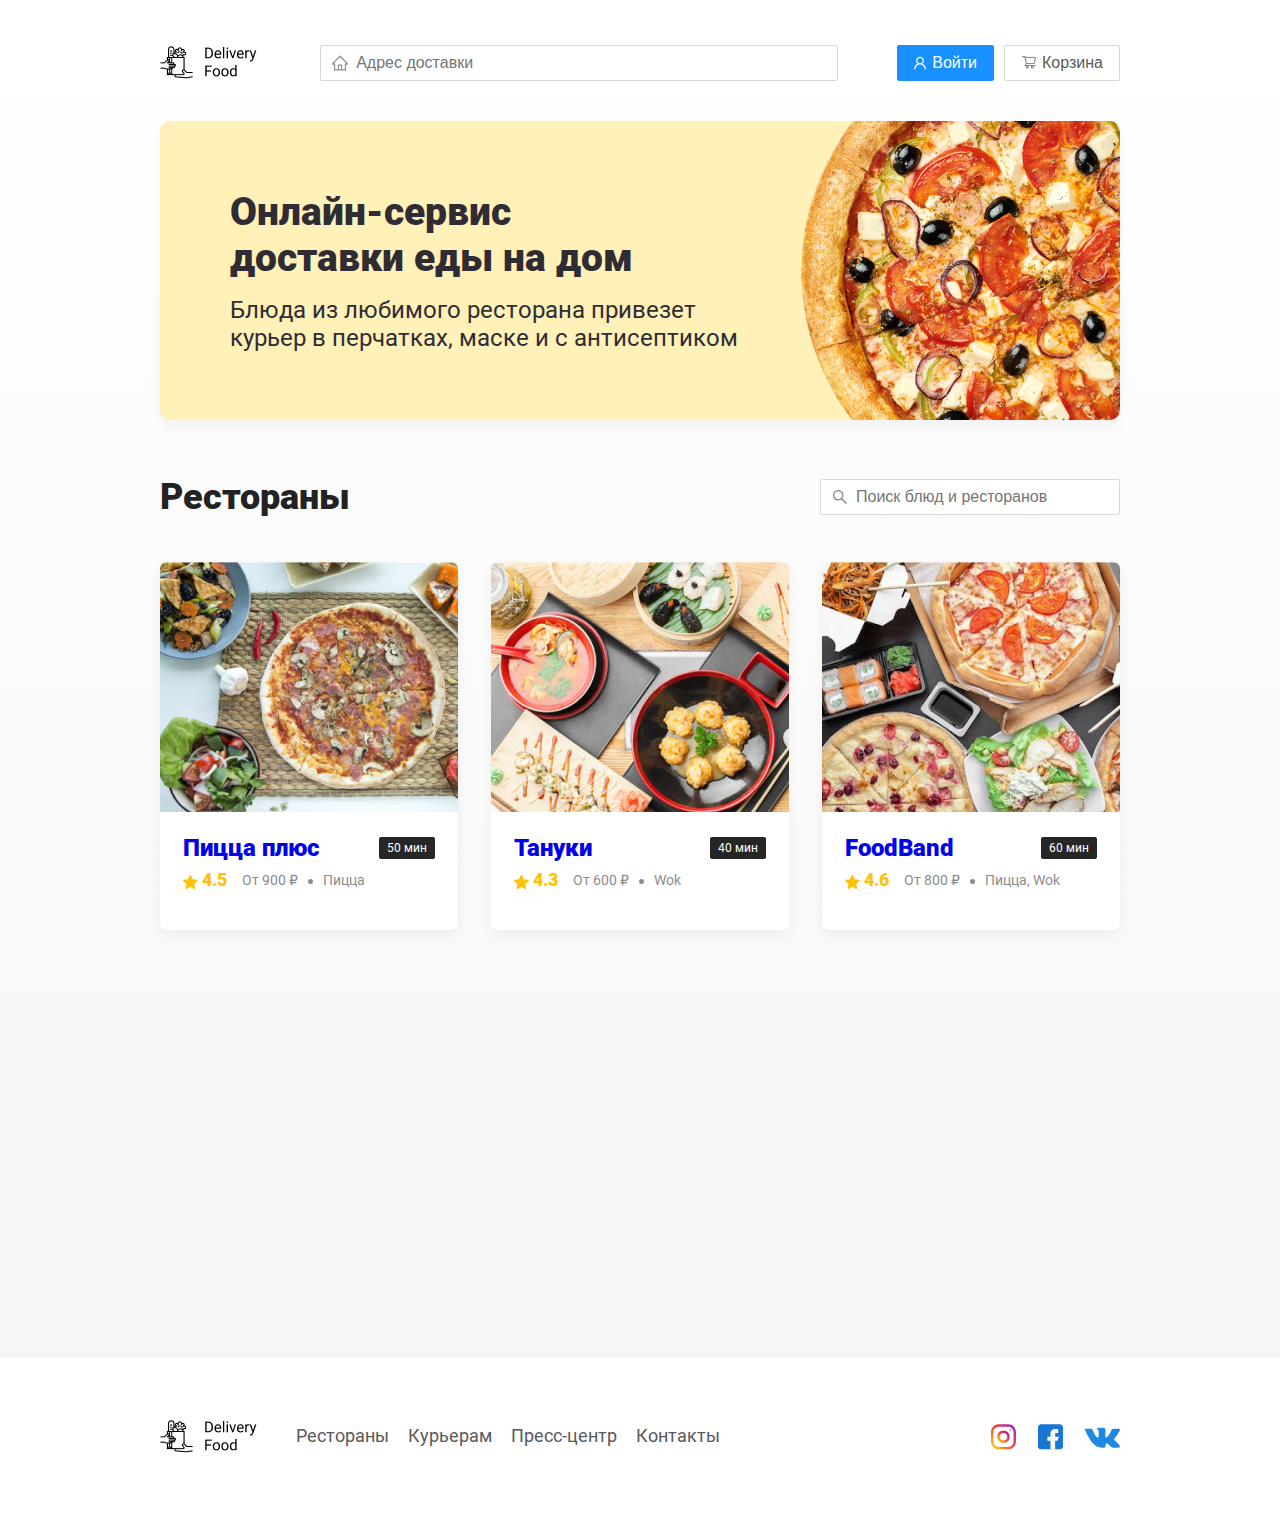
<file: index.html>
<!DOCTYPE html>
<html lang="en">

<head>
    <meta charset="UTF-8">
    <meta name="viewport" content="width=device-width, initial-scale=1.0">
    <title>Delivery Food - доставка еды на дом</title>

    <link rel="stylesheet" href="css/reset.min.css">
    <link rel="stylesheet" href="css/animate.css">
    <link rel="stylesheet" href="css/style.css">
</head>

<body>
    <div class="container">
        <header class="header">
            <a href="index.html" class="logo"><img src="img/logo.png" alt="logo"></a>
            <input type="text" class="input address-input" placeholder="Адрес доставки">
            <div class="buttons">
                <button class="button button-primary">
                    <img src="img/user.svg" alt="user" class="button-icon">
                    <span class="button-text">Войти</span>
                </button>
                <button class="button">
                    <img src="img/cart.svg" alt="cart" class="button-icon">
                    <span class="button-text" id="card-button">Корзина</span>
                </button>
            </div>
        </header>

        <section class="promo">
            <h1 class="promo-title">Онлайн-сервис <br> доставки еды на дом</h1>
            <p class="promo-text">Блюда из любимого ресторана привезет курьер в перчатках, маске и с антисептиком</p>
        </section>

        <section class="restaurants">
            <div class="section-heading">
                <h2 class="section-title">Рестораны</h2>
                <input type="text" class="input input-search" placeholder="Поиск блюд и ресторанов">
            </div>

            <div class="cards">
                <a href="restaurant.html" class="card wow fadeInUp" data-wow-delay="0.2s">
                    <img src="img/card-img1.jpg" alt="card-img" class="card-img">
                    <div class="card-text">
                        <div class="card-heading">
                            <h3 class="card-title">Пицца плюс</h3>
                            <span class="card-tag tag">50 мин</span>
                        </div>
                        <div class="card-info">
                            <div class="rating">
                                <img src="img/rating.svg" alt="rating" class="rating-star">
                                4.5
                            </div>
                            <div class="price">От 900 ₽</div>
                            <div class="category">Пицца</div>
                        </div>
                    </div>
                </a>

                <a href="restaurant.html" class="card wow fadeInUp" data-wow-delay="0.4s">
                    <img src="img/card-img2.jpg" alt="card-img" class="card-img">
                    <div class="card-text">
                        <div class="card-heading">
                            <h3 class="card-title">Тануки</h3>
                            <span class="card-tag tag">40 мин</span>
                        </div>
                        <div class="card-info">
                            <div class="rating">
                                <img src="img/rating.svg" alt="rating" class="rating-star">
                                4.3
                            </div>
                            <div class="price">От 600 ₽</div>
                            <div class="category">Wok</div>
                        </div>
                    </div>
                </a>

                <a href="restaurant.html" class="card wow fadeInUp" data-wow-delay="0.6s">
                    <img src="img/card-img3.jpg" alt="card-img" class="card-img">
                    <div class="card-text">
                        <div class="card-heading">
                            <h3 class="card-title">FoodBand</h3>
                            <span class="card-tag tag">60 мин</span>
                        </div>
                        <div class="card-info">
                            <div class="rating">
                                <img src="img/rating.svg" alt="rating" class="rating-star">
                                4.6
                            </div>
                            <div class="price">От 800 ₽</div>
                            <div class="category">Пицца, Wok</div>
                        </div>
                    </div>
                </a>

                <a href="restaurant.html" class="card wow fadeInUp" data-wow-delay="0.2s">
                    <img src="img/card-img4.jpg" alt="card-img" class="card-img">
                    <div class="card-text">
                        <div class="card-heading">
                            <h3 class="card-title">Жадина-пицца</h3>
                            <span class="card-tag tag">55 мин</span>
                        </div>
                        <div class="card-info">
                            <div class="rating">
                                <img src="img/rating.svg" alt="rating" class="rating-star">
                                4.7
                            </div>
                            <div class="price">От 800 ₽</div>
                            <div class="category">Роллы</div>
                        </div>
                    </div>
                </a>

                <a href="restaurant.html" class="card wow fadeInUp" data-wow-delay="0.4s">
                    <img src="img/card-img5.jpg" alt="card-img" class="card-img">
                    <div class="card-text">
                        <div class="card-heading">
                            <h3 class="card-title">Точка еды</h3>
                            <span class="card-tag tag">45 мин</span>
                        </div>
                        <div class="card-info">
                            <div class="rating">
                                <img src="img/rating.svg" alt="rating" class="rating-star">
                                4.2
                            </div>
                            <div class="price">От 400 ₽</div>
                            <div class="category">Пицца, Роллы</div>
                        </div>
                    </div>
                </a>

                <a href="restaurant.html" class="card wow fadeInUp" data-wow-delay="0.6s">
                    <img src="img/card-img6.jpg" alt="card-img" class="card-img">
                    <div class="card-text">
                        <div class="card-heading">
                            <h3 class="card-title">PizzaBurger</h3>
                            <span class="card-tag tag">40 мин</span>
                        </div>
                        <div class="card-info">
                            <div class="rating">
                                <img src="img/rating.svg" alt="rating" class="rating-star">
                                4.6
                            </div>
                            <div class="price">От 700 ₽</div>
                            <div class="category">Пицца</div>
                        </div>
                    </div>
                </a>


            </div>



        </section>
    </div>

    <footer class="footer">
        <div class="container">
            <div class="footer-block">
                <img src="img/logo.png" alt="" class="logo footer-logo">
                <nav class="footer-nav">
                    <a href="#" class="footer-link">Рестораны</a>
                    <a href="#" class="footer-link">Курьерам</a>
                    <a href="#" class="footer-link">Пресс-центр</a>
                    <a href="#" class="footer-link">Контакты</a>
                </nav>
                <div class="social-links">
                    <a href="#" class="social-link"><img src="img/ins.svg" alt="instagram"></a>
                    <a href="#" class="social-link"><img src="img/fb.svg" alt="facebook"></a>
                    <a href="#" class="social-link"><img src="img/vk.svg" alt="vk"></a>
                </div>
            </div>
        </div>
    </footer>

    <div class="modal">
        <div class="modal-dialog">
            <div class="modal-header">
                <h3 class="modal-title">Корзина</h3>
                <button class="close">&times;</button>
            </div>

            <div class="modal-body">
                <div class="food-row">
                    <span class="food-name">Ролл угорь стандарт</span>
                    <strong class="food-price">250 ₽</strong>
                    <div class="food-counter">
                        <button class="counter-button">-</button>
                        <span class="counter">1</span>
                        <button class="counter-button">+</button>
                    </div>
                </div>
                <div class="food-row">
                    <span class="food-name">Ролл угорь стандарт</span>
                    <strong class="food-price">250 ₽</strong>
                    <div class="food-counter">
                        <button class="counter-button">-</button>
                        <span class="counter">1</span>
                        <button class="counter-button">+</button>
                    </div>
                </div>
                <div class="food-row">
                    <span class="food-name">Ролл угорь стандарт</span>
                    <strong class="food-price">250 ₽</strong>
                    <div class="food-counter">
                        <button class="counter-button">-</button>
                        <span class="counter">1</span>
                        <button class="counter-button">+</button>
                    </div>
                </div>
                <div class="food-row">
                    <span class="food-name">Ролл угорь стандарт</span>
                    <strong class="food-price">250 ₽</strong>
                    <div class="food-counter">
                        <button class="counter-button">-</button>
                        <span class="counter">1</span>
                        <button class="counter-button">+</button>
                    </div>
                </div>
                <div class="food-row">
                    <span class="food-name">Ролл угорь стандарт</span>
                    <strong class="food-price">250 ₽</strong>
                    <div class="food-counter">
                        <button class="counter-button">-</button>
                        <span class="counter">1</span>
                        <button class="counter-button">+</button>
                    </div>
                </div>
            </div>

            <div class="modal-footer">
                <span class="price-tag">1250 ₽</span>
                <div class="footer-buttons">
                    <button class="button button-primary">Оформить заказ</button>
                    <button class="button">Отмена</button>
                </div>
            </div>
        </div>
    </div>

    <script src="js/wow.min.js"></script>
    <script src="js/script.js"></script>
</body>

</html>
</file>
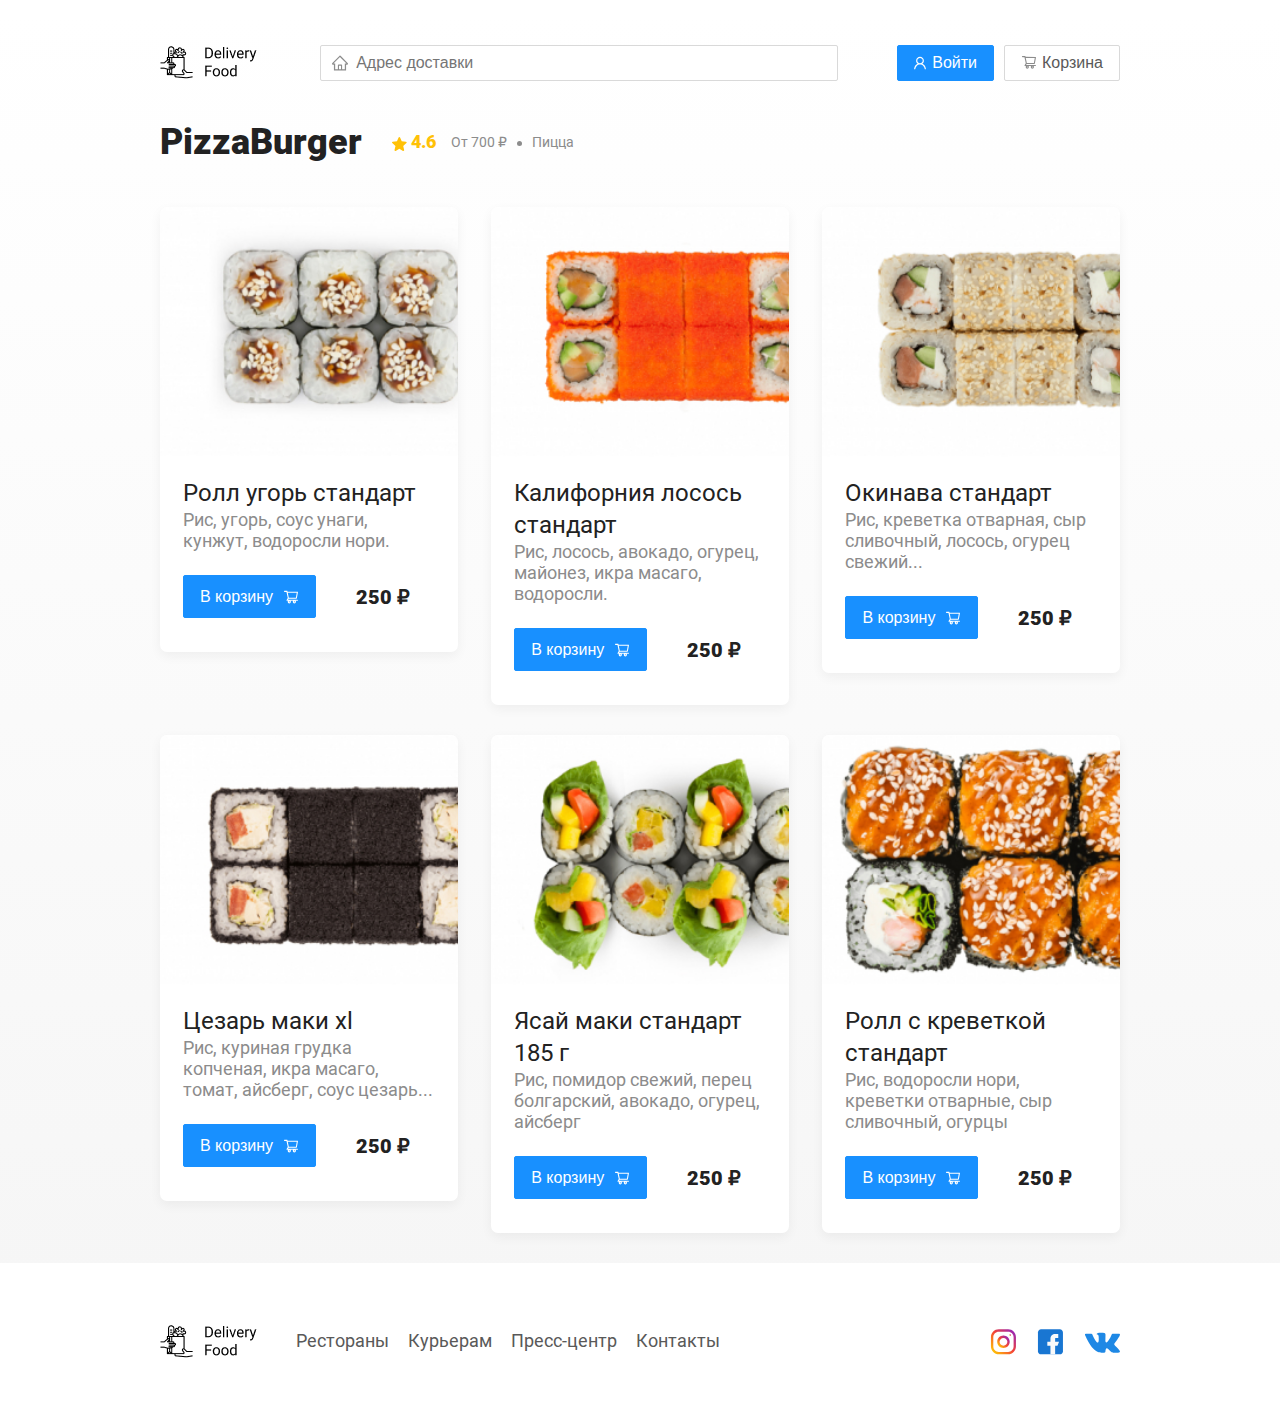
<file: restaurant.html>
<!DOCTYPE html>
<html lang="en">

<head>
    <meta charset="UTF-8">
    <meta name="viewport" content="width=device-width, initial-scale=1.0">
    <title>PizzaBurger - доставка еды на дом</title>

    <link rel="stylesheet" href="css/reset.min.css">
    <link rel="stylesheet" href="css/animate.css">
    <link rel="stylesheet" href="css/style.css">
</head>

<body>
    <div class="container">
        <header class="header">
            <a href="index.html" class="logo"><img src="img/logo.png" alt="logo"></a>
            <input type="text" class="input address-input" placeholder="Адрес доставки">
            <div class="buttons">
                <button class="button button-primary">
                    <img src="img/user.svg" alt="user" class="button-icon">
                    <span class="button-text">Войти</span>
                </button>
                <button class="button">
                    <img src="img/cart.svg" alt="cart" class="button-icon">
                    <span class="button-text">Корзина</span>
                </button>
            </div>
        </header>

        <section class="restaurants">
            <div class="section-heading">
                <h2 class="section-title">PizzaBurger</h2>
                <div class="card-info">
                    <div class="rating">
                        <img src="img/rating.svg" alt="rating" class="rating-star">
                        4.6
                    </div>
                    <div class="price">От 700 ₽</div>
                    <div class="category">Пицца</div>
                </div>
            </div>

            <div class="cards">
                <div class="card">
                    <img src="img/menu1.jpg" alt="card-img" class="card-img">
                    <div class="card-text">
                        <div class="card-heading">
                            <h3 class="card-title card-title-reg">Ролл угорь стандарт</h3>
                        </div>
                        <div class="card-info">
                            <div class="ingredients">Рис, угорь, соус унаги, кунжут, водоросли нори.</div>
                        </div>

                        <div class="card-buttons">
                            <button class="button button-primary">
                                <span class="button-card-text">В корзину</span>
                                <img src="img/cart white.svg" alt="cart" class="button-card-img">
                            </button>
                            <strong class="card-price-bold">
                                250 ₽
                            </strong>
                        </div>
                    </div>
                </div>

                <div class="card">
                    <img src="img/menu2.jpg" alt="card-img" class="card-img">
                    <div class="card-text">
                        <div class="card-heading">
                            <h3 class="card-title card-title-reg">Калифорния лосось стандарт</h3>
                        </div>
                        <div class="card-info">
                            <div class="ingredients">Рис, лосось, авокадо, огурец, майонез, икра масаго, водоросли.</div>
                        </div>

                        <div class="card-buttons">
                            <button class="button button-primary">
                                <span class="button-card-text">В корзину</span>
                                <img src="img/cart white.svg" alt="cart" class="button-card-img">
                            </button>
                            <strong class="card-price-bold">
                                250 ₽
                            </strong>
                        </div>
                    </div>
                </div>

                <div class="card">
                    <img src="img/menu3.jpg" alt="card-img" class="card-img">
                    <div class="card-text">
                        <div class="card-heading">
                            <h3 class="card-title card-title-reg">Окинава стандарт</h3>
                        </div>
                        <div class="card-info">
                            <div class="ingredients">Рис, креветка отварная, сыр сливочный, лосось, огурец свежий...</div>
                        </div>

                        <div class="card-buttons">
                            <button class="button button-primary">
                                <span class="button-card-text">В корзину</span>
                                <img src="img/cart white.svg" alt="cart" class="button-card-img">
                            </button>
                            <strong class="card-price-bold">
                                250 ₽
                            </strong>
                        </div>
                    </div>
                </div>

                <div class="card">
                    <img src="img/menu4.jpg" alt="card-img" class="card-img">
                    <div class="card-text">
                        <div class="card-heading">
                            <h3 class="card-title card-title-reg">Цезарь маки хl</h3>
                        </div>
                        <div class="card-info">
                            <div class="ingredients">Рис, куриная грудка копченая, икра масаго, томат, айсберг, соус цезарь...</div>
                        </div>

                        <div class="card-buttons">
                            <button class="button button-primary">
                                <span class="button-card-text">В корзину</span>
                                <img src="img/cart white.svg" alt="cart" class="button-card-img">
                            </button>
                            <strong class="card-price-bold">
                                250 ₽
                            </strong>
                        </div>
                    </div>
                </div>

                <div class="card">
                    <img src="img/menu5.jpg" alt="card-img" class="card-img">
                    <div class="card-text">
                        <div class="card-heading">
                            <h3 class="card-title card-title-reg">Ясай маки стандарт 185 г</h3>
                        </div>
                        <div class="card-info">
                            <div class="ingredients">Рис, помидор свежий, перец болгарский, авокадо, огурец, айсберг</div>
                        </div>

                        <div class="card-buttons">
                            <button class="button button-primary">
                                <span class="button-card-text">В корзину</span>
                                <img src="img/cart white.svg" alt="cart" class="button-card-img">
                            </button>
                            <strong class="card-price-bold">
                                250 ₽
                            </strong>
                        </div>
                    </div>
                </div>

                <div class="card">
                    <img src="img/menu6.jpg" alt="card-img" class="card-img">
                    <div class="card-text">
                        <div class="card-heading">
                            <h3 class="card-title card-title-reg">Ролл с креветкой стандарт</h3>
                        </div>
                        <div class="card-info">
                            <div class="ingredients">Рис, водоросли нори, креветки отварные, сыр сливочный, огурцы</div>
                        </div>

                        <div class="card-buttons">
                            <button class="button button-primary">
                                <span class="button-card-text">В корзину</span>
                                <img src="img/cart white.svg" alt="cart" class="button-card-img">
                            </button>
                            <strong class="card-price-bold">
                                250 ₽
                            </strong>
                        </div>
                    </div>
                </div>


            </div>



        </section>
    </div>

    <footer class="footer">
        <div class="container">
            <div class="footer-block">
                <img src="img/logo.png" alt="" class="logo footer-logo">
                <nav class="footer-nav">
                    <a href="#" class="footer-link">Рестораны</a>
                    <a href="#" class="footer-link">Курьерам</a>
                    <a href="#" class="footer-link">Пресс-центр</a>
                    <a href="#" class="footer-link">Контакты</a>
                </nav>
                <div class="social-links">
                    <a href="#" class="social-link"><img src="img/ins.svg" alt="instagram"></a>
                    <a href="#" class="social-link"><img src="img/fb.svg" alt="facebook"></a>
                    <a href="#" class="social-link"><img src="img/vk.svg" alt="vk"></a>
                </div>
            </div>
        </div>
    </footer>

    <div class="modal">
        <div class="modal-dialog">
            <div class="modal-header">
                <h3 class="modal-title">Корзина</h3>
                <button class="close">&times;</button>
            </div>

            <div class="modal-body">
                <div class="food-row">
                    <span class="food-name">Ролл угорь стандарт</span>
                    <strong class="food-price">250 ₽</strong>
                    <div class="food-counter">
                        <button class="counter-button">-</button>
                        <span class="counter">1</span>
                        <button class="counter-button">+</button>
                    </div>
                </div>
                <div class="food-row">
                    <span class="food-name">Ролл угорь стандарт</span>
                    <strong class="food-price">250 ₽</strong>
                    <div class="food-counter">
                        <button class="counter-button">-</button>
                        <span class="counter">1</span>
                        <button class="counter-button">+</button>
                    </div>
                </div>
                <div class="food-row">
                    <span class="food-name">Ролл угорь стандарт</span>
                    <strong class="food-price">250 ₽</strong>
                    <div class="food-counter">
                        <button class="counter-button">-</button>
                        <span class="counter">1</span>
                        <button class="counter-button">+</button>
                    </div>
                </div>
                <div class="food-row">
                    <span class="food-name">Ролл угорь стандарт</span>
                    <strong class="food-price">250 ₽</strong>
                    <div class="food-counter">
                        <button class="counter-button">-</button>
                        <span class="counter">1</span>
                        <button class="counter-button">+</button>
                    </div>
                </div>
                <div class="food-row">
                    <span class="food-name">Ролл угорь стандарт</span>
                    <strong class="food-price">250 ₽</strong>
                    <div class="food-counter">
                        <button class="counter-button">-</button>
                        <span class="counter">1</span>
                        <button class="counter-button">+</button>
                    </div>
                </div>
            </div>

            <div class="modal-footer">
                <span class="price-tag">1250 ₽</span>
                <div class="footer-buttons">
                    <button class="button button-primary">Оформить заказ</button>
                    <button class="button">Отмена</button>
                </div>
            </div>
        </div>
    </div>

    <script src="js/script.js"></script>
</body>

</html>
</file>
<file: css/style.css>
/* roboto-regular - latin_cyrillic */
@font-face {
    font-family: 'Roboto';
    font-style: normal;
    font-weight: 400;
    src: local('Roboto'), local('Roboto-Regular'),
        url('../fonts/roboto-v20-latin_cyrillic-regular.woff2') format('woff2'),
        /* Chrome 26+, Opera 23+, Firefox 39+ */
        url('../fonts/roboto-v20-latin_cyrillic-regular.woff') format('woff');
    /* Chrome 6+, Firefox 3.6+, IE 9+, Safari 5.1+ */
}

/* roboto-900 - latin_cyrillic */
@font-face {
    font-family: 'Roboto';
    font-style: normal;
    font-weight: 900;
    src: local('Roboto Black'), local('Roboto-Black'),
        url('../fonts/roboto-v20-latin_cyrillic-900.woff2') format('woff2'),
        /* Chrome 26+, Opera 23+, Firefox 39+ */
        url('../fonts/roboto-v20-latin_cyrillic-900.woff') format('woff');
    /* Chrome 6+, Firefox 3.6+, IE 9+, Safari 5.1+ */
}

/* playfair-display-regular - latin_cyrillic */
@font-face {
    font-family: 'Playfair Display';
    font-style: normal;
    font-weight: 400;
    src: local(''),
        url('../fonts/playfair-display-v20-latin_cyrillic-regular.woff2') format('woff2'),
        /* Chrome 26+, Opera 23+, Firefox 39+ */
        url('../fonts/playfair-display-v20-latin_cyrillic-regular.woff') format('woff');
    /* Chrome 6+, Firefox 3.6+, IE 9+, Safari 5.1+ */
}

html {
    -webkit-box-sizing: border-box;
    box-sizing: border-box;
}

*,
*::before,
*::after {
    -webkit-box-sizing: inherit;
    box-sizing: inherit;
}

body {
    font-family: 'Roboto', serif;
    font-weight: normal;
    font-size: 16px;
    line-height: 24px;
    margin-top: 44px;
    background: linear-gradient(180deg, rgba(245, 245, 245, 0) 1.04%, #F5F5F5 100%);
}

.container {
    margin: auto;
    max-width: 1200px;
}

.input {
    background: #fff;
    border: 1px solid #D9D9D9;
    border-radius: 2px;
    padding: 8px;
    padding-left: 35px;
    background-repeat: no-repeat;
    background-position: left 11px center;
}

/* Header */

.header {
    margin-bottom: 40px;
    display: flex;
    align-items: center;
    justify-content: space-between;
}

.address-input {
    flex: 0.8;
    background-image: url(../img/home.svg);
}

.buttons {
    display: flex;
    align-items: center;
}

.button {
    display: flex;
    align-items: center;
    padding: 8px 16px;
    background: #FFFFFF;
    border: 1px solid #D9D9D9;
    box-sizing: border-box;
    box-shadow: 0px 0px 2px rgba(0, 0, 0, 0.0015);
    border-radius: 2px;
    color: #595959;
}

.button-primary {
    background: #1890FF;
    border: 1px solid #1890FF;
    color: #fff;
    margin-right: 10px;
}

.button-icon {
    margin-right: 6px;
}

.button-card-text {
    margin-right: 10px;
}


/* Promo */

.promo {
    padding: 68px 70px;
    box-shadow: 0px 7px 12px rgba(158, 158, 163, 0.1);
    background: #FFF1B8 url(../img/promo-img.jpeg) no-repeat top -100px right -247px / 924px;
    border-radius: 10px;
    margin-bottom: 56px;
}

.promo-title {
    font-weight: bold;
    font-size: 39px;
    line-height: 46px;
    margin-bottom: 15px;
    color: #302C34;
}

.promo-text {
    max-width: 540px;
    font-size: 24px;
    line-height: 28px;
    color: #302C34;
}

/* Restaurants */

.section-heading {
    display: flex;
    align-items: center;
    margin-bottom: 44px;
}

.section-title {
    font-weight: bold;
    font-size: 36px;
    line-height: 42px;
    margin-right: 30px;
}

.input-search {
    background-image: url(../img/search.svg);
    background-repeat: no-repeat;
    background-position: left 11px center;
    width: 300px;
    margin-left: auto;
}

/* Cards */

.cards {
    display: flex;
    flex-wrap: wrap;
    align-items: flex-start;
    justify-content: space-between;
}

.card {
    background: #FFFFFF;
    box-shadow: 0px 4px 12px rgba(0, 0, 0, 0.05);
    border-radius: 7px;
    overflow: hidden;
    margin-bottom: 30px;
    flex-basis: 31%;
    text-decoration: none;
}

.card-img {
    width: 384px;
    height: 250px;
    object-fit: cover;
}

.card-text {
    padding-top: 20px;
    padding-bottom: 34px;
    padding-left: 23px;
    padding-right: 23px;
}

.card-heading {
    display: flex;
    justify-content: space-between;
    align-items: center;
}

.card-title {
    font-weight: bold;
    font-size: 24px;
    line-height: 32px;
}

.card-title-reg {
    font-weight: normal;
}

.card-tag {
    font-size: 12px;
    line-height: 20px;
    color: #fff;
    background: #262626;
    border-radius: 2px;
    padding: 1px 8px;
}

.card-info {
    display: flex;
    align-items: center;
    flex-wrap: wrap;
}

.rating {
    margin-right: 26px;
    color: #FFC107;
    font-weight: bold;
    font-size: 18px;
    line-height: 32px;
}

.price,
.category {
    font-size: 18px;
    line-height: 32px;
    color: #8C8C8C;
}

.price {
    margin-right: 10px;
}

.category {
    text-overflow: ellipsis;
    overflow: hidden;
    white-space: nowrap;
    max-width: 150px;
}

.price::after {
    content: '';
    width: 5px;
    height: 5px;
    background-color: #8C8C8C;
    display: inline-block;
    vertical-align: middle;
    border-radius: 5px;
    margin-left: 10px;
}

.ingredients {
    font-size: 18px;
    line-height: 21px;
    color: #8C8C8C;
}

.card-buttons {
    display: flex;
    align-items: center;
    margin-top: 24px;
}

.card-price-bold {
    font-weight: bold;
    font-size: 20px;
    line-height: 32px;
    margin-left: 30px;
}

/* Footer */

.footer {
    padding: 60px 0;
    background-color: #fff;
}

.footer-block {
    display: flex;
    align-items: center;
    justify-content: space-between;
}

.footer-nav {
    margin-right: auto;
    margin-left: 35px;
}

.footer-link {
    display: inline-block;
    color: #595959;
    text-decoration: none;
    font-size: 18px;
    line-height: 21px;
}

.footer-link:not(:last-child) {
    margin-right: 15px;
}

.social-links {
    display: flex;
    align-items: center;
}

.social-link:not(:last-child) {
    margin-right: 21px;
}

/* Modal */

.modal {
    position: fixed;
    left: 0;
    top: 0;
    width: 100%;
    height: 100%;
    background: rgba(0, 0, 0, 0.4);
    display: none;
}

.is-open {
    display: flex;
}

.modal-dialog {
    margin: auto;
    max-width: 780px;
    width: 95%;
    background: #FFFFFF;
    border-radius: 5px;
    padding: 40px 45px;
}

.modal-header {
    display: flex;
    align-items: center;
    justify-content: space-between;
    margin-bottom: 45px;
}

.modal-title {
    margin: 0;
    font-weight: bold;
    font-size: 36px;
    line-height: 42px;
}

.close {
    font-size: 36px;
    border: none;
    background-color: transparent;
}

.modal-body {
    margin-bottom: 52px;
}

.food-row {
    display: flex;
    align-items: flex-start;
    justify-content: space-between;
    padding-bottom: 8px;
    border-bottom: 1px solid #D9D9D9;
    margin-bottom: 15px;
}

.food-name {
    font-size: 18px;
    line-height: 32px;
}

.food-price {
    margin-left: auto;
    margin-right: 47px;
    font-weight: bold;
    font-size: 20px;
    line-height: 32px;
}

.food-counter {
    display: flex;
    align-items: center;
}

.counter-button {
    display: flex;
    align-items: center;
    justify-content: center;
    width: 39px;
    height: 32px;
    background: #FFFFFF;
    border: 1px solid #40A9FF;
    box-sizing: border-box;
    border-radius: 2px;
    color: #40A9FF;
    font-size: 14px;
    line-height: 22px;
}

.counter {
    font-size: 16px;
    line-height: 24px;
    margin-left: 10px;
    margin-right: 10px;
}

.modal-footer {
    display: flex;
    align-items: center;
    justify-content: space-between;
}

.footer-buttons {
    display: flex;
    align-items: center;
}

.price-tag {
    background: #262626;
    border-radius: 5px;
    font-weight: bold;
    font-size: 20px;
    line-height: 23px;
    color: #FAFAFA;
    padding: 15px 20px;
}

/* Media */

@media (max-width: 1366px) {
    .container {
        max-width: 960px;
    }

    .promo {
        background-position: center right -300px;
        background-size: 750px;
    }

    .rating {
        margin-right: 15px;
    }

    .category,
    .price {
        font-size: 14px;
    }
}

@media (max-width: 992px) {
    .container {
        max-width: 750px;
    }

    .promo {
        padding: 50px;
        background-size: 500px;
        background-position: center right -200px;
    }

    .promo-text {
        font-size: 18px;
        max-width: 400px;
    }

    .card {
        flex-basis: 49%;
    }

    .footer-link {
        font-size: 16px;
    }
}

@media (max-width: 768px) {
    .container {
        max-width: 560px;
    }

    .promo-title {
        font-size: 24px;
        line-height: 1.4;
    }

    .promo-text {
        margin-top: 0;
    }

    .promo {
        background-size: 400px;
        background-position: bottom 50px right -200px;
    }

    .card-info {
        flex-wrap: wrap;
    }

    .card-title {
        font-size: 18px;
    }

    .card .rating {
        flex-basis: 100%;
    }
}

@media (max-width: 578px) {
    .container {
        width: 90%;
    }

    .header {
        flex-wrap: wrap;
    }

    .address-input {
        order: 5;
        margin-top: 15px;
        flex: 1;
    }

    .promo {
        background-image: none;
    }

    .promo-title {
        margin-bottom: 10px;
    }

    .section-title {
        font-size: 20px;
    }

    .card {
        flex-basis: 100%;
    }

    .card-img {
        width: 100%;
    }

    .footer {
        padding: 30px 0;
    }

    .footer-block {
        align-items: flex-start;
    }

    .footer-nav {
        margin-right: 0;
        order: 0;
        margin-left: 0;
        display: flex;
        flex-direction: column;
    }

    .footer-logo {
        order: 1;
        margin-right: 15px;
    }

    .social-links {
        order: 2;
    }
}


@media (max-width: 480px) {
    .section-heading {
        flex-wrap: wrap;
    }

    .button-text {
        display: none;
    }

    .button {
        min-height: 40px;
    }

    .button-icon {
        margin-right: 0;
    }

    .promo {
        padding: 20px;
    }

    .footer-block {
        flex-wrap: wrap;
        flex-direction: column;
        align-items: center;
    }

    .footer-logo {
        order: 0;
        margin-bottom: 20px;
    }

    .footer-nav {
        margin-bottom: 20px;
        text-align: center;
    }

    .footer-link:not(:last-child) {
        margin-right: 0;
    }
}
</file>
